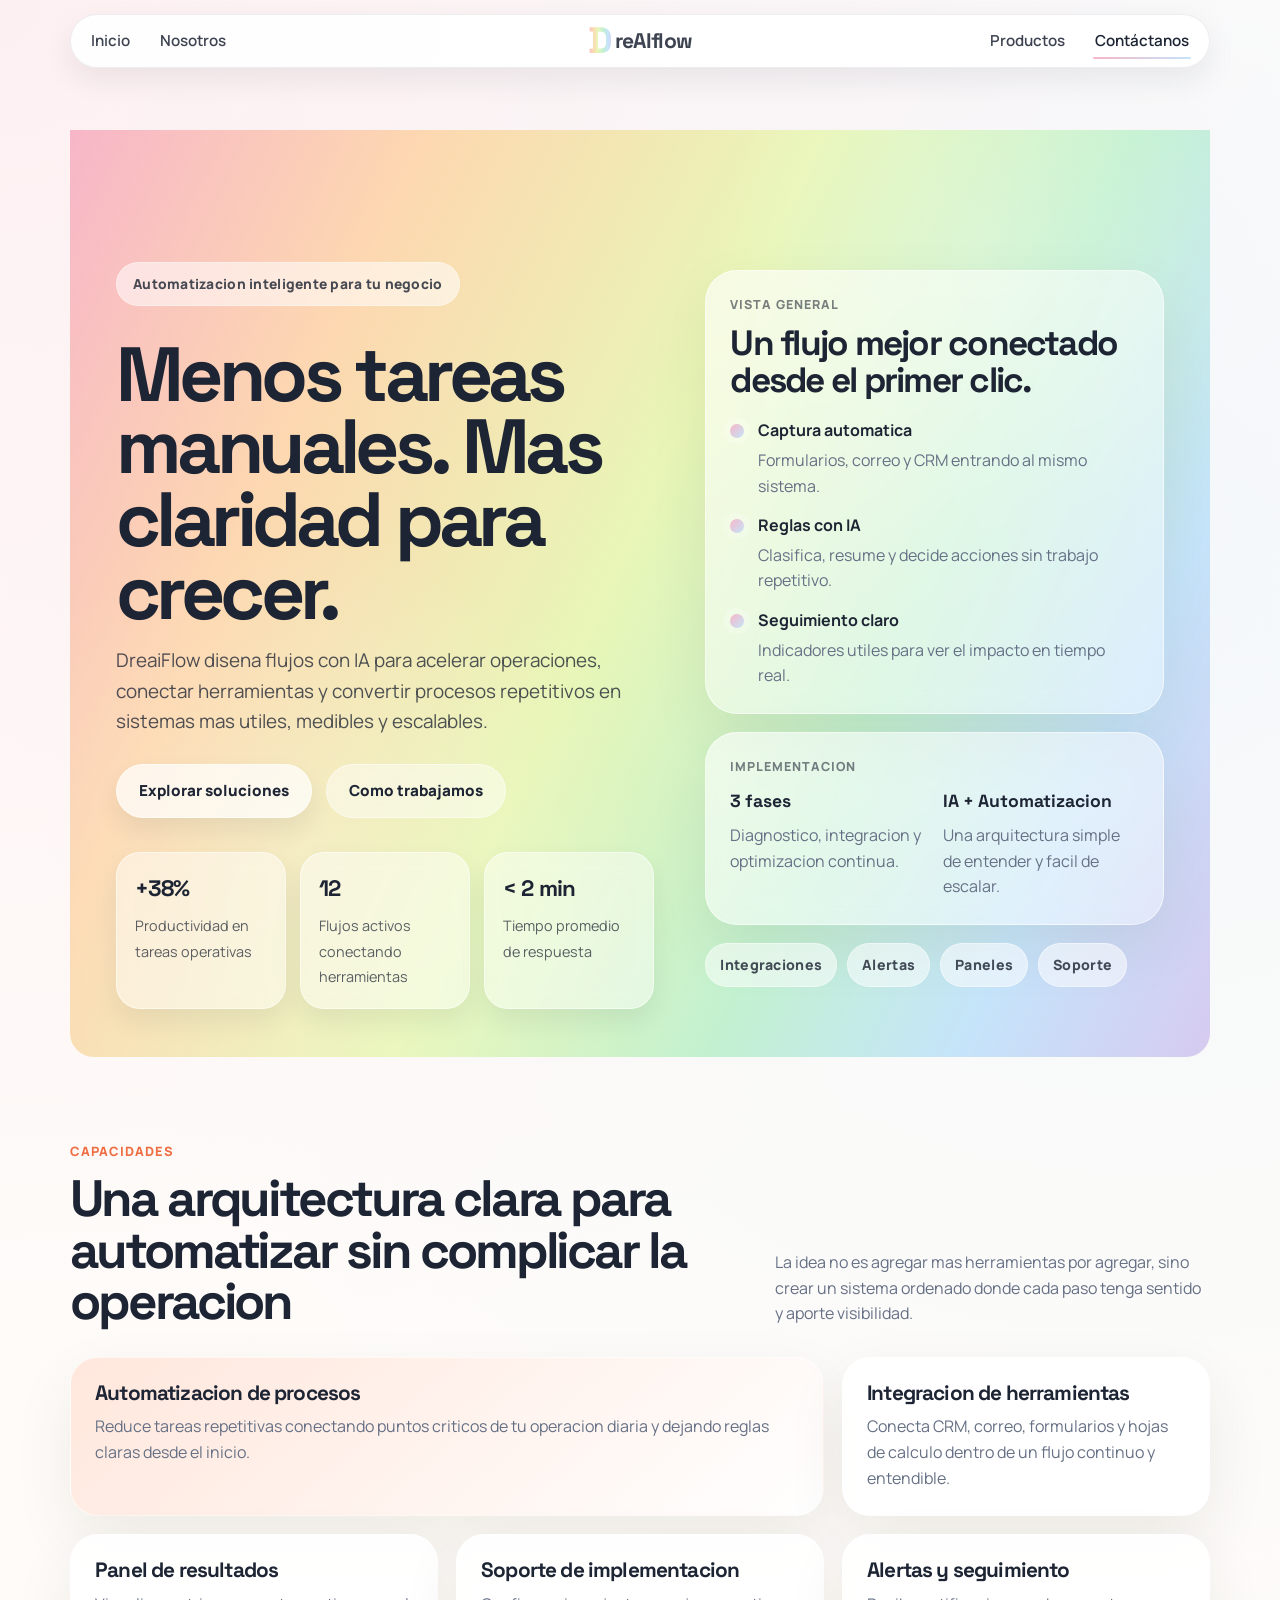
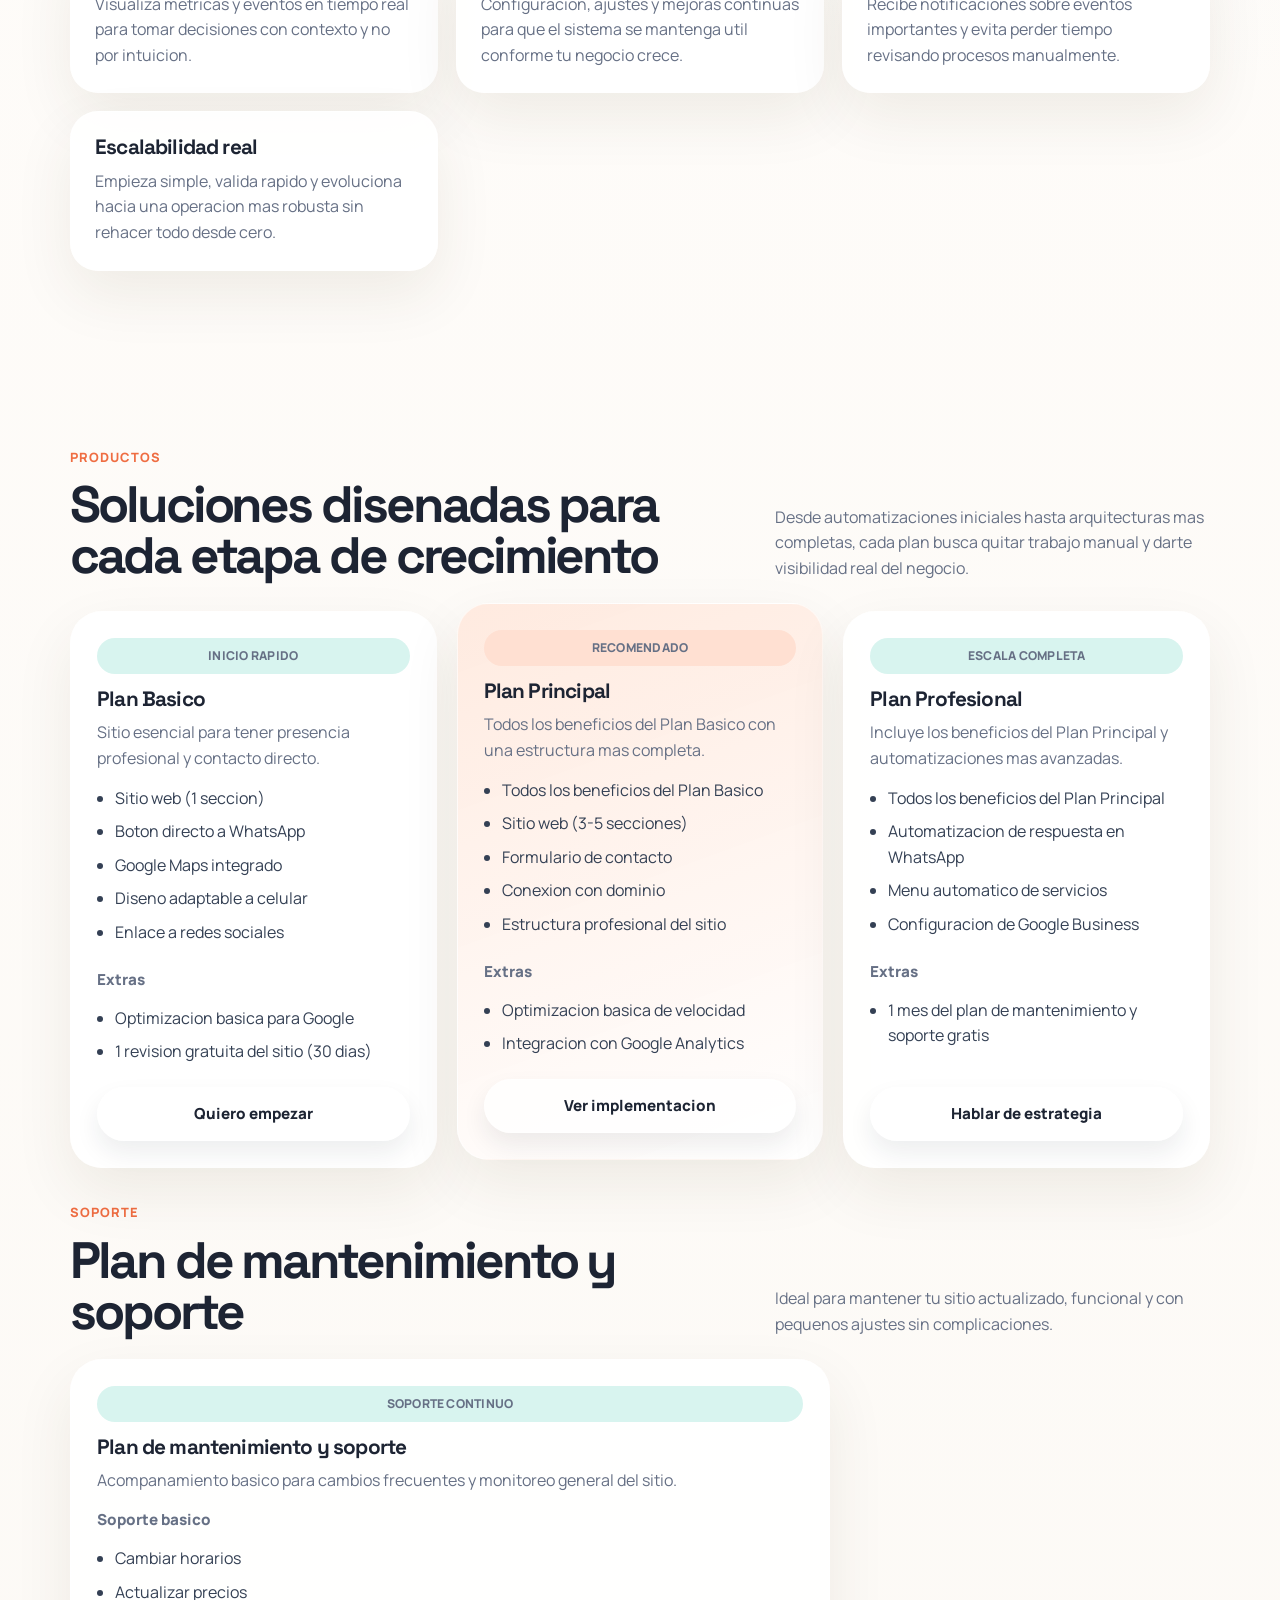
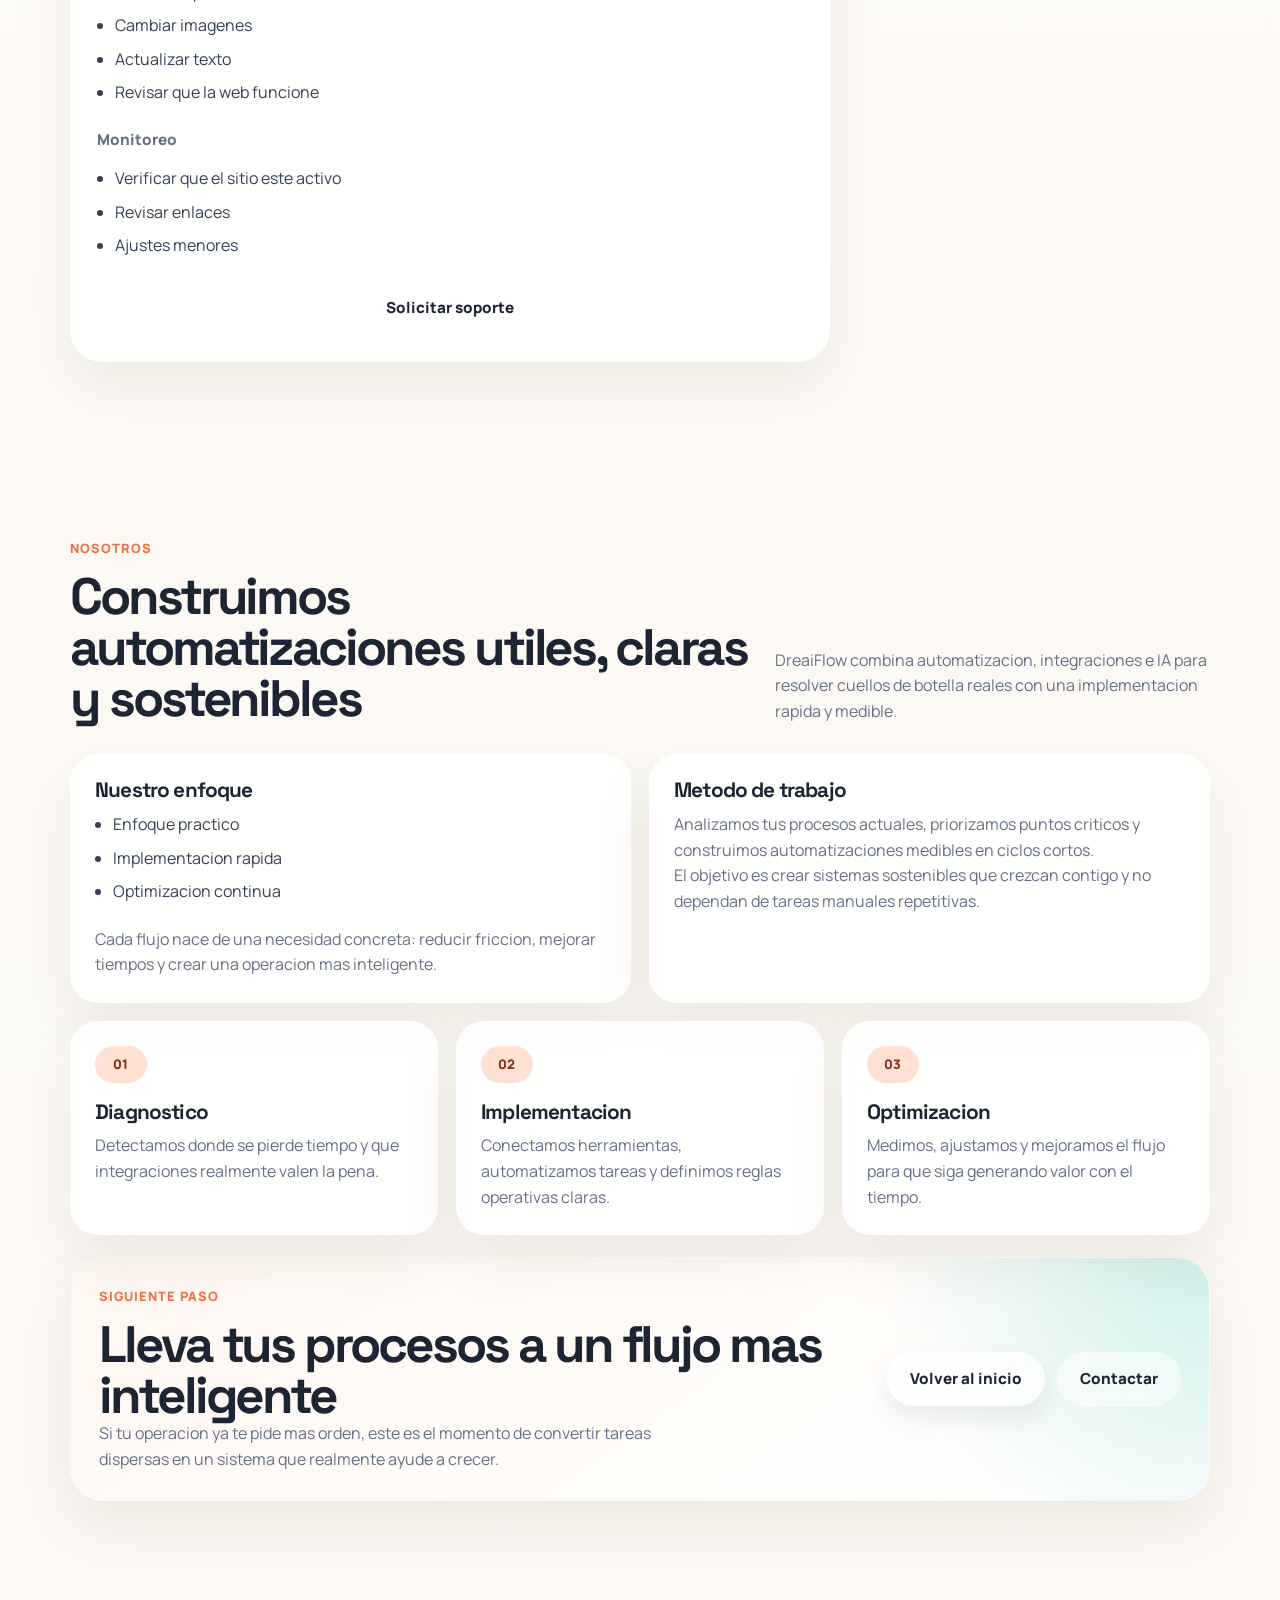
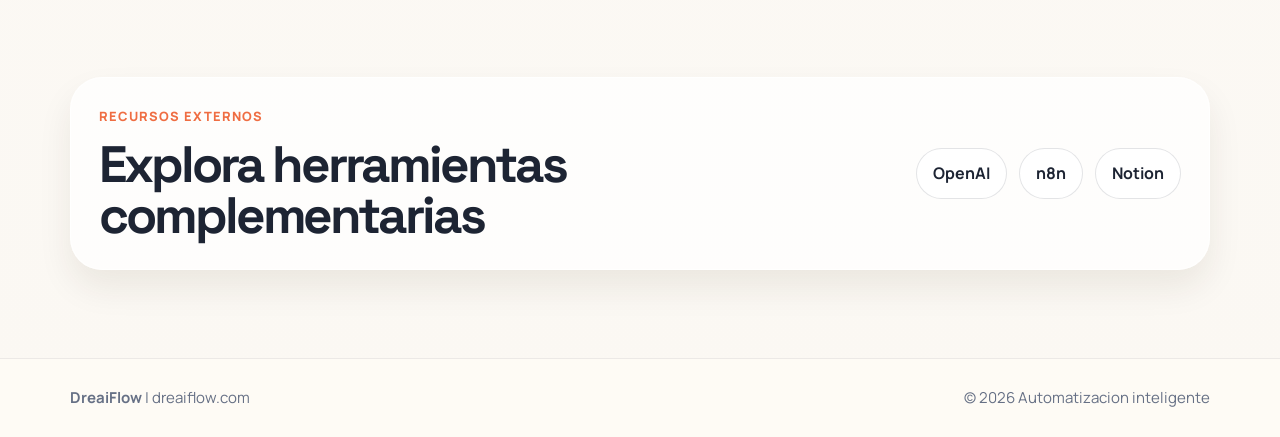
<file: index.html>
<!doctype html>
<html lang="es">
<head>
  <meta charset="utf-8">
  <meta name="viewport" content="width=device-width, initial-scale=1">
  <title>DreaiFlow | Automatizacion inteligente</title>
  <meta name="description" content="DreaiFlow automatiza procesos con inteligencia artificial para empresas y emprendedores.">
  <link rel="preconnect" href="https://fonts.googleapis.com">
  <link rel="preconnect" href="https://fonts.gstatic.com" crossorigin>
  <link href="https://fonts.googleapis.com/css2?family=Manrope:wght@400;500;600;700;800&family=Space+Grotesk:wght@500;700&display=swap" rel="stylesheet">
  <link rel="stylesheet" href="css/styles.css">
  <script src="js/main.js" defer></script>
</head>
<body>
  <header class="site-header">
    <div class="container">
      <div class="nav-shell">
        <button class="menu-toggle" aria-label="Abrir menú" aria-expanded="false" aria-controls="site-nav">
          <span></span><span></span><span></span>
        </button>
        <nav id="site-nav" class="site-nav">
          <div class="nav-group nav-group-left">
            <a class="active" href="#inicio">Inicio</a>
            <a href="#nosotros">Nosotros</a>
          </div>
          <a class="logo nav-logo" href="index.html" aria-label="DreaiFlow inicio">
            <span class="logo-mark">D</span><span class="logo-text">reAIflow</span>
          </a>
          <div class="nav-group nav-group-right">
            <a href="#productos">Productos</a>
            <a href="#contacto">Contáctanos</a>
          </div>
        </nav>
      </div>
    </div>
  </header>

  <main>
    <section id="inicio" class="hero section-anchor">
      <div class="hero-orb hero-orb-left"></div>
      <div class="hero-orb hero-orb-right"></div>
      <div class="container hero-grid">
        <div class="hero-copy-block">
          <p class="hero-badge">Automatizacion inteligente para tu negocio</p>
          <h1 class="hero-title">Menos tareas manuales. Mas claridad para crecer.</h1>
          <p class="hero-copy">
            DreaiFlow disena flujos con IA para acelerar operaciones, conectar herramientas y convertir procesos repetitivos en sistemas mas utiles, medibles y escalables.
          </p>
          <div class="hero-actions">
            <a class="btn btn-primary" href="#productos">Explorar soluciones</a>
            <a class="btn btn-ghost" href="#nosotros">Como trabajamos</a>
          </div>

          <div class="hero-metrics">
            <div class="metric-card">
              <strong>+38%</strong>
              <span>Productividad en tareas operativas</span>
            </div>
            <div class="metric-card">
              <strong>12</strong>
              <span>Flujos activos conectando herramientas</span>
            </div>
            <div class="metric-card">
              <strong>&lt; 2 min</strong>
              <span>Tiempo promedio de respuesta</span>
            </div>
          </div>
        </div>

        <div class="hero-showcase">
          <div class="showcase-card showcase-card-main">
            <p class="showcase-kicker">Vista general</p>
            <h2>Un flujo mejor conectado desde el primer clic.</h2>
            <div class="showcase-list">
              <div class="showcase-item">
                <span class="showcase-dot"></span>
                <div>
                  <strong>Captura automatica</strong>
                  <p>Formularios, correo y CRM entrando al mismo sistema.</p>
                </div>
              </div>
              <div class="showcase-item">
                <span class="showcase-dot"></span>
                <div>
                  <strong>Reglas con IA</strong>
                  <p>Clasifica, resume y decide acciones sin trabajo repetitivo.</p>
                </div>
              </div>
              <div class="showcase-item">
                <span class="showcase-dot"></span>
                <div>
                  <strong>Seguimiento claro</strong>
                  <p>Indicadores utiles para ver el impacto en tiempo real.</p>
                </div>
              </div>
            </div>
          </div>

          <div class="showcase-card showcase-card-accent">
            <p class="showcase-kicker">Implementacion</p>
            <div class="showcase-split">
              <div>
                <strong>3 fases</strong>
                <span>Diagnostico, integracion y optimizacion continua.</span>
              </div>
              <div>
                <strong>IA + Automatizacion</strong>
                <span>Una arquitectura simple de entender y facil de escalar.</span>
              </div>
            </div>
          </div>

          <div class="showcase-note">
            <span class="note-chip">Integraciones</span>
            <span class="note-chip">Alertas</span>
            <span class="note-chip">Paneles</span>
            <span class="note-chip">Soporte</span>
          </div>
        </div>
      </div>
    </section>

    <section class="section section-soft">
      <div class="container">
        <div class="section-header">
          <div>
            <p class="section-tag">Capacidades</p>
            <h2 class="section-title">Una arquitectura clara para automatizar sin complicar la operacion</h2>
          </div>
          <p class="section-copy">
            La idea no es agregar mas herramientas por agregar, sino crear un sistema ordenado donde cada paso tenga sentido y aporte visibilidad.
          </p>
        </div>

        <div class="feature-grid">
          <article class="feature-card feature-card-wide">
            <h3>Automatizacion de procesos</h3>
            <p>Reduce tareas repetitivas conectando puntos criticos de tu operacion diaria y dejando reglas claras desde el inicio.</p>
          </article>
          <article class="feature-card">
            <h3>Integracion de herramientas</h3>
            <p>Conecta CRM, correo, formularios y hojas de calculo dentro de un flujo continuo y entendible.</p>
          </article>
          <article class="feature-card">
            <h3>Panel de resultados</h3>
            <p>Visualiza metricas y eventos en tiempo real para tomar decisiones con contexto y no por intuicion.</p>
          </article>
          <article class="feature-card">
            <h3>Soporte de implementacion</h3>
            <p>Configuracion, ajustes y mejoras continuas para que el sistema se mantenga util conforme tu negocio crece.</p>
          </article>
          <article class="feature-card">
            <h3>Alertas y seguimiento</h3>
            <p>Recibe notificaciones sobre eventos importantes y evita perder tiempo revisando procesos manualmente.</p>
          </article>
          <article class="feature-card">
            <h3>Escalabilidad real</h3>
            <p>Empieza simple, valida rapido y evoluciona hacia una operacion mas robusta sin rehacer todo desde cero.</p>
          </article>
        </div>
      </div>
    </section>

    <section id="productos" class="section section-anchor">
      <div class="container">
        <div class="section-header">
          <div>
            <p class="section-tag">Productos</p>
            <h2 class="section-title">Soluciones disenadas para cada etapa de crecimiento</h2>
          </div>
          <p class="section-copy">
            Desde automatizaciones iniciales hasta arquitecturas mas completas, cada plan busca quitar trabajo manual y darte visibilidad real del negocio.
          </p>
        </div>

        <div class="plan-grid">
          <article class="plan-card">
            <p class="plan-type">Inicio rapido</p>
            <h3>Plan Basico</h3>
            <p>Sitio esencial para tener presencia profesional y contacto directo.</p>
            <ul>
              <li>Sitio web (1 seccion)</li>
              <li>Boton directo a WhatsApp</li>
              <li>Google Maps integrado</li>
              <li>Diseno adaptable a celular</li>
              <li>Enlace a redes sociales</li>
            </ul>
            <p class="plan-extra-title">Extras</p>
            <ul>
              <li>Optimizacion basica para Google</li>
              <li>1 revision gratuita del sitio (30 dias)</li>
            </ul>
            <a class="btn btn-primary" href="#nosotros">Quiero empezar</a>
          </article>

          <article class="plan-card plan-card-highlight">
            <p class="plan-badge">Recomendado</p>
            <h3>Plan Principal</h3>
            <p>Todos los beneficios del Plan Basico con una estructura mas completa.</p>
            <ul>
              <li>Todos los beneficios del Plan Basico</li>
              <li>Sitio web (3-5 secciones)</li>
              <li>Formulario de contacto</li>
              <li>Conexion con dominio</li>
              <li>Estructura profesional del sitio</li>
            </ul>
            <p class="plan-extra-title">Extras</p>
            <ul>
              <li>Optimizacion basica de velocidad</li>
              <li>Integracion con Google Analytics</li>
            </ul>
            <a class="btn btn-primary" href="#nosotros">Ver implementacion</a>
          </article>

          <article class="plan-card">
            <p class="plan-type">Escala completa</p>
            <h3>Plan Profesional</h3>
            <p>Incluye los beneficios del Plan Principal y automatizaciones mas avanzadas.</p>
            <ul>
              <li>Todos los beneficios del Plan Principal</li>
              <li>Automatizacion de respuesta en WhatsApp</li>
              <li>Menu automatico de servicios</li>
              <li>Configuracion de Google Business</li>
            </ul>
            <p class="plan-extra-title">Extras</p>
            <ul>
              <li>1 mes del plan de mantenimiento y soporte gratis</li>
            </ul>
            <a class="btn btn-primary" href="#nosotros">Hablar de estrategia</a>
          </article>
        </div>

        <div class="support-section">
          <div class="section-header support-header">
            <div>
              <p class="section-tag">Soporte</p>
              <h2 class="section-title">Plan de mantenimiento y soporte</h2>
            </div>
            <p class="section-copy">
              Ideal para mantener tu sitio actualizado, funcional y con pequenos ajustes sin complicaciones.
            </p>
          </div>

          <article class="plan-card support-card">
            <p class="plan-type">Soporte continuo</p>
            <h3>Plan de mantenimiento y soporte</h3>
            <p>Acompanamiento basico para cambios frecuentes y monitoreo general del sitio.</p>
            <p class="plan-extra-title">Soporte basico</p>
            <ul>
              <li>Cambiar horarios</li>
              <li>Actualizar precios</li>
              <li>Cambiar imagenes</li>
              <li>Actualizar texto</li>
              <li>Revisar que la web funcione</li>
            </ul>
            <p class="plan-extra-title">Monitoreo</p>
            <ul>
              <li>Verificar que el sitio este activo</li>
              <li>Revisar enlaces</li>
              <li>Ajustes menores</li>
            </ul>
            <a class="btn btn-ghost" href="#nosotros">Solicitar soporte</a>
          </article>
        </div>
      </div>
    </section>

    <section id="nosotros" class="section section-anchor">
      <div class="container">
        <div class="section-header">
          <div>
            <p class="section-tag">Nosotros</p>
            <h2 class="section-title">Construimos automatizaciones utiles, claras y sostenibles</h2>
          </div>
          <p class="section-copy">
            DreaiFlow combina automatizacion, integraciones e IA para resolver cuellos de botella reales con una implementacion rapida y medible.
          </p>
        </div>

        <div class="about-layout">
          <article class="about-card">
            <h3>Nuestro enfoque</h3>
            <ul>
              <li>Enfoque practico</li>
              <li>Implementacion rapida</li>
              <li>Optimizacion continua</li>
            </ul>
            <p>
              Cada flujo nace de una necesidad concreta: reducir friccion, mejorar tiempos y crear una operacion mas inteligente.
            </p>
          </article>

          <article class="about-card">
            <h3>Metodo de trabajo</h3>
            <p>
              Analizamos tus procesos actuales, priorizamos puntos criticos y construimos automatizaciones medibles en ciclos cortos.
            </p>
            <p>
              El objetivo es crear sistemas sostenibles que crezcan contigo y no dependan de tareas manuales repetitivas.
            </p>
          </article>
        </div>

        <div class="process-grid">
          <article class="process-card">
            <span class="process-step">01</span>
            <h3>Diagnostico</h3>
            <p>Detectamos donde se pierde tiempo y que integraciones realmente valen la pena.</p>
          </article>
          <article class="process-card">
            <span class="process-step">02</span>
            <h3>Implementacion</h3>
            <p>Conectamos herramientas, automatizamos tareas y definimos reglas operativas claras.</p>
          </article>
          <article class="process-card">
            <span class="process-step">03</span>
            <h3>Optimizacion</h3>
            <p>Medimos, ajustamos y mejoramos el flujo para que siga generando valor con el tiempo.</p>
          </article>
        </div>

        <div id="contacto" class="cta-panel section-anchor">
          <div>
            <p class="section-tag">Siguiente paso</p>
            <h2 class="section-title">Lleva tus procesos a un flujo mas inteligente</h2>
            <p class="section-copy">
              Si tu operacion ya te pide mas orden, este es el momento de convertir tareas dispersas en un sistema que realmente ayude a crecer.
            </p>
          </div>
          <div class="cta-actions">
            <a class="btn btn-primary" href="#inicio">Volver al inicio</a>
            <a class="btn btn-ghost" href="mailto:contacto@dreaiflow.com">Contactar</a>
          </div>
        </div>
      </div>
    </section>

    <section class="section">
      <div class="container resources">
        <div>
          <p class="section-tag">Recursos externos</p>
          <h2 class="section-title">Explora herramientas complementarias</h2>
        </div>
        <div class="resource-links">
          <a href="https://openai.com" target="_blank" rel="noopener noreferrer">OpenAI</a>
          <a href="https://n8n.io" target="_blank" rel="noopener noreferrer">n8n</a>
          <a href="https://www.notion.so" target="_blank" rel="noopener noreferrer">Notion</a>
        </div>
      </div>
    </section>
  </main>

  <footer class="site-footer">
    <div class="container footer-wrap">
      <p><strong>DreaiFlow</strong> | dreaiflow.com</p>
      <p>&copy; <span id="year"></span> Automatizacion inteligente</p>
    </div>
  </footer>
</body>
</html>
</file>
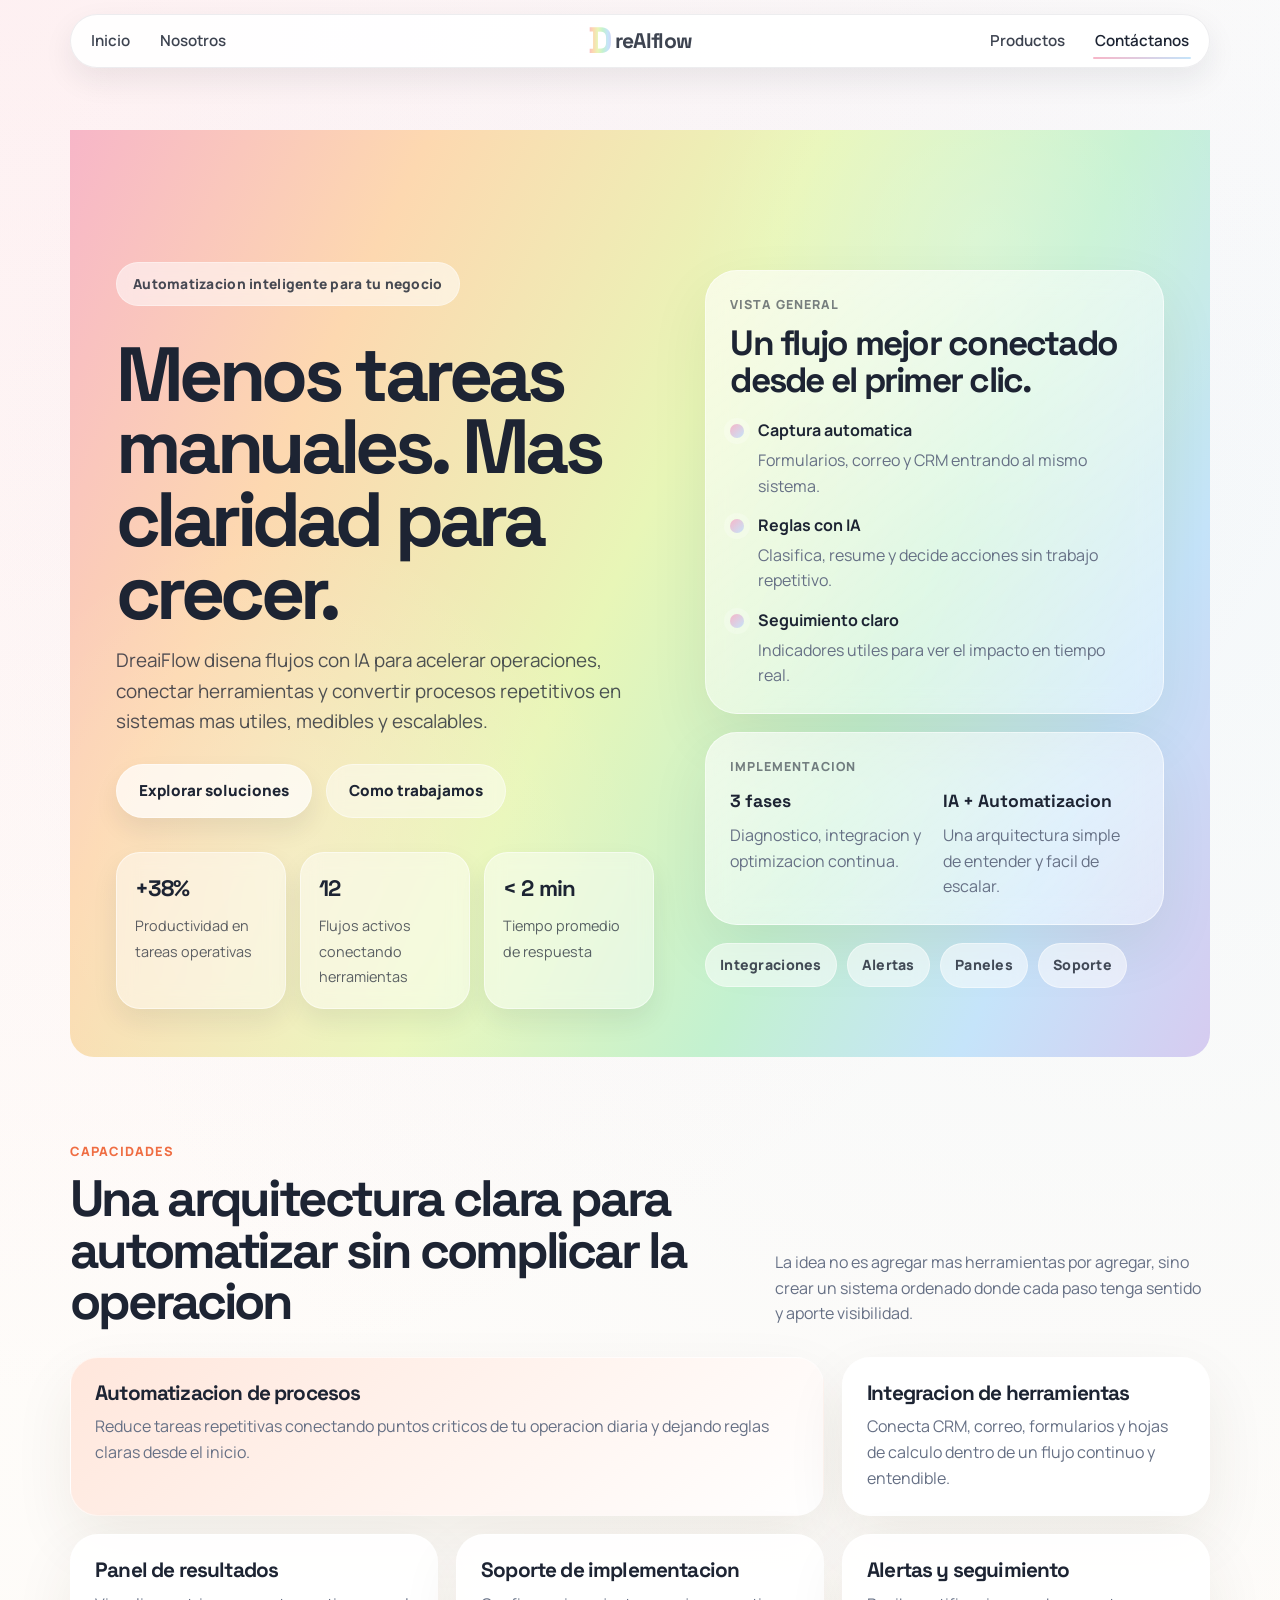
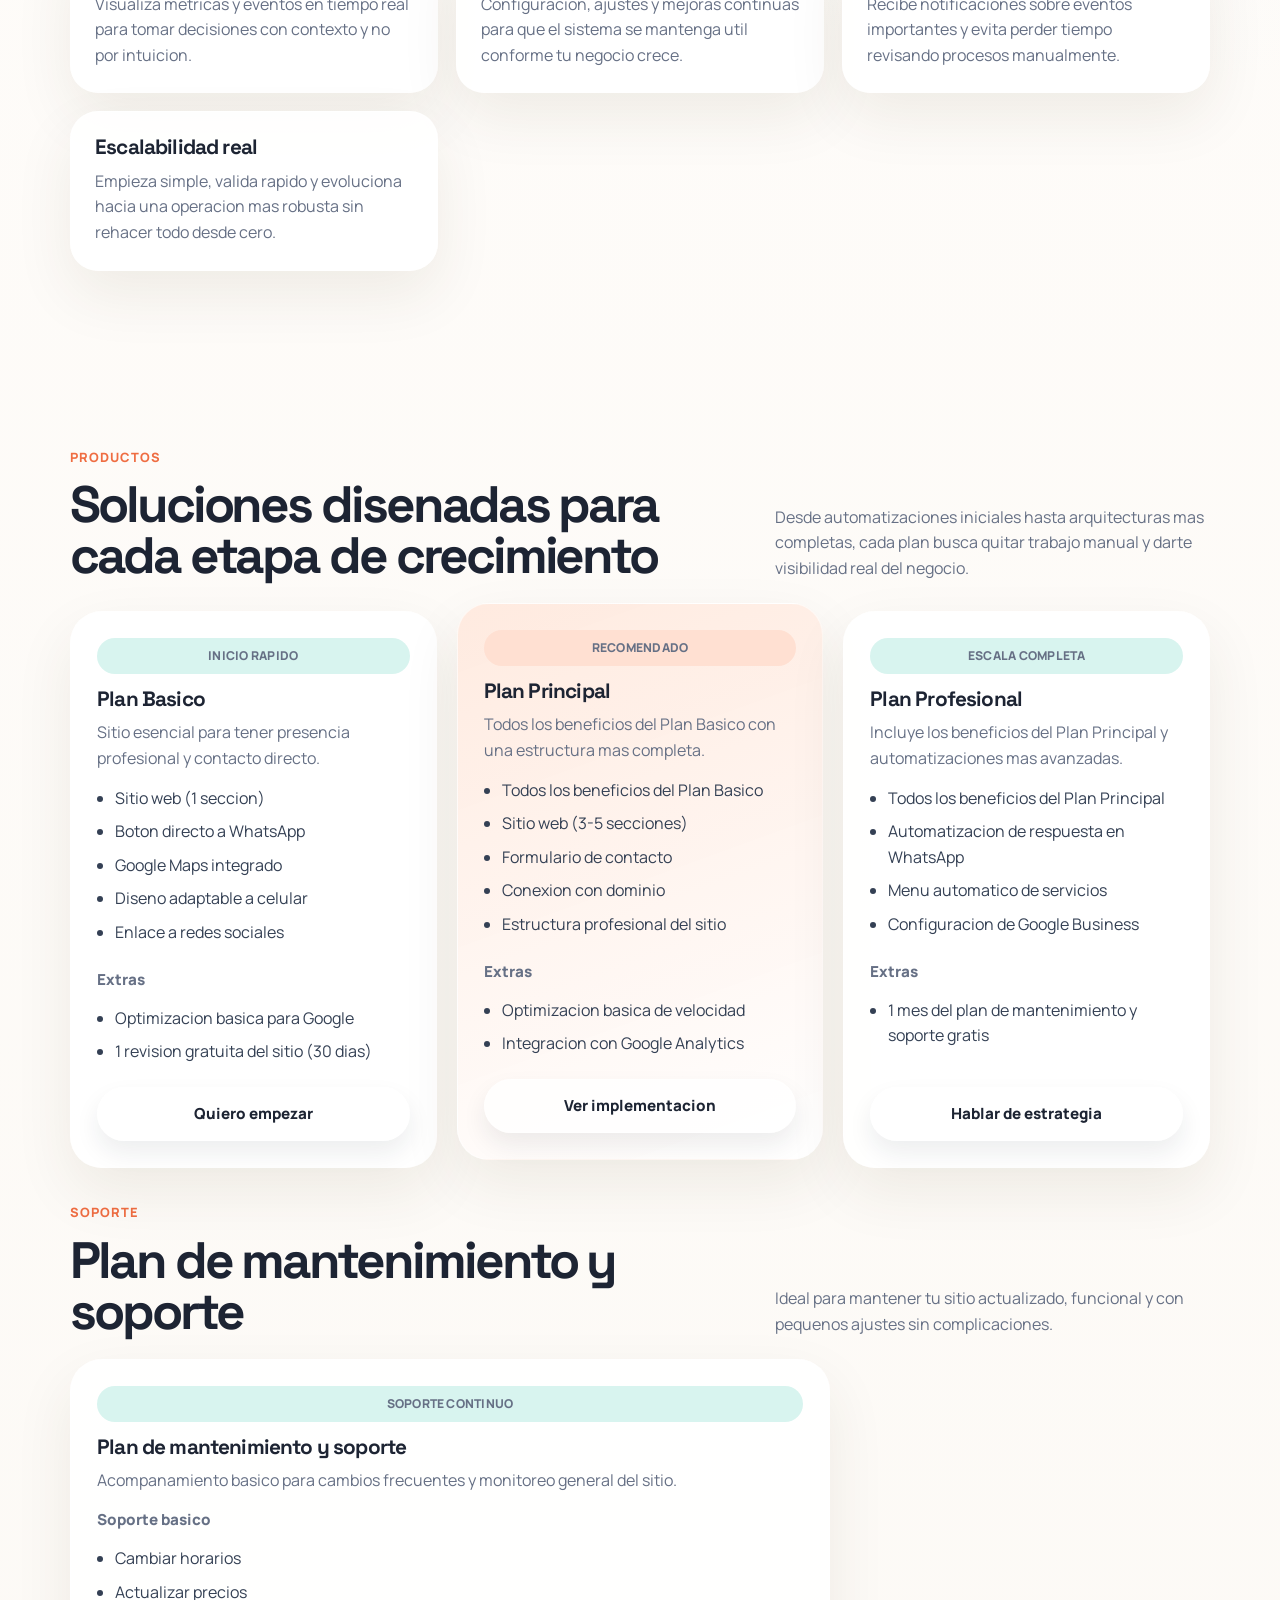
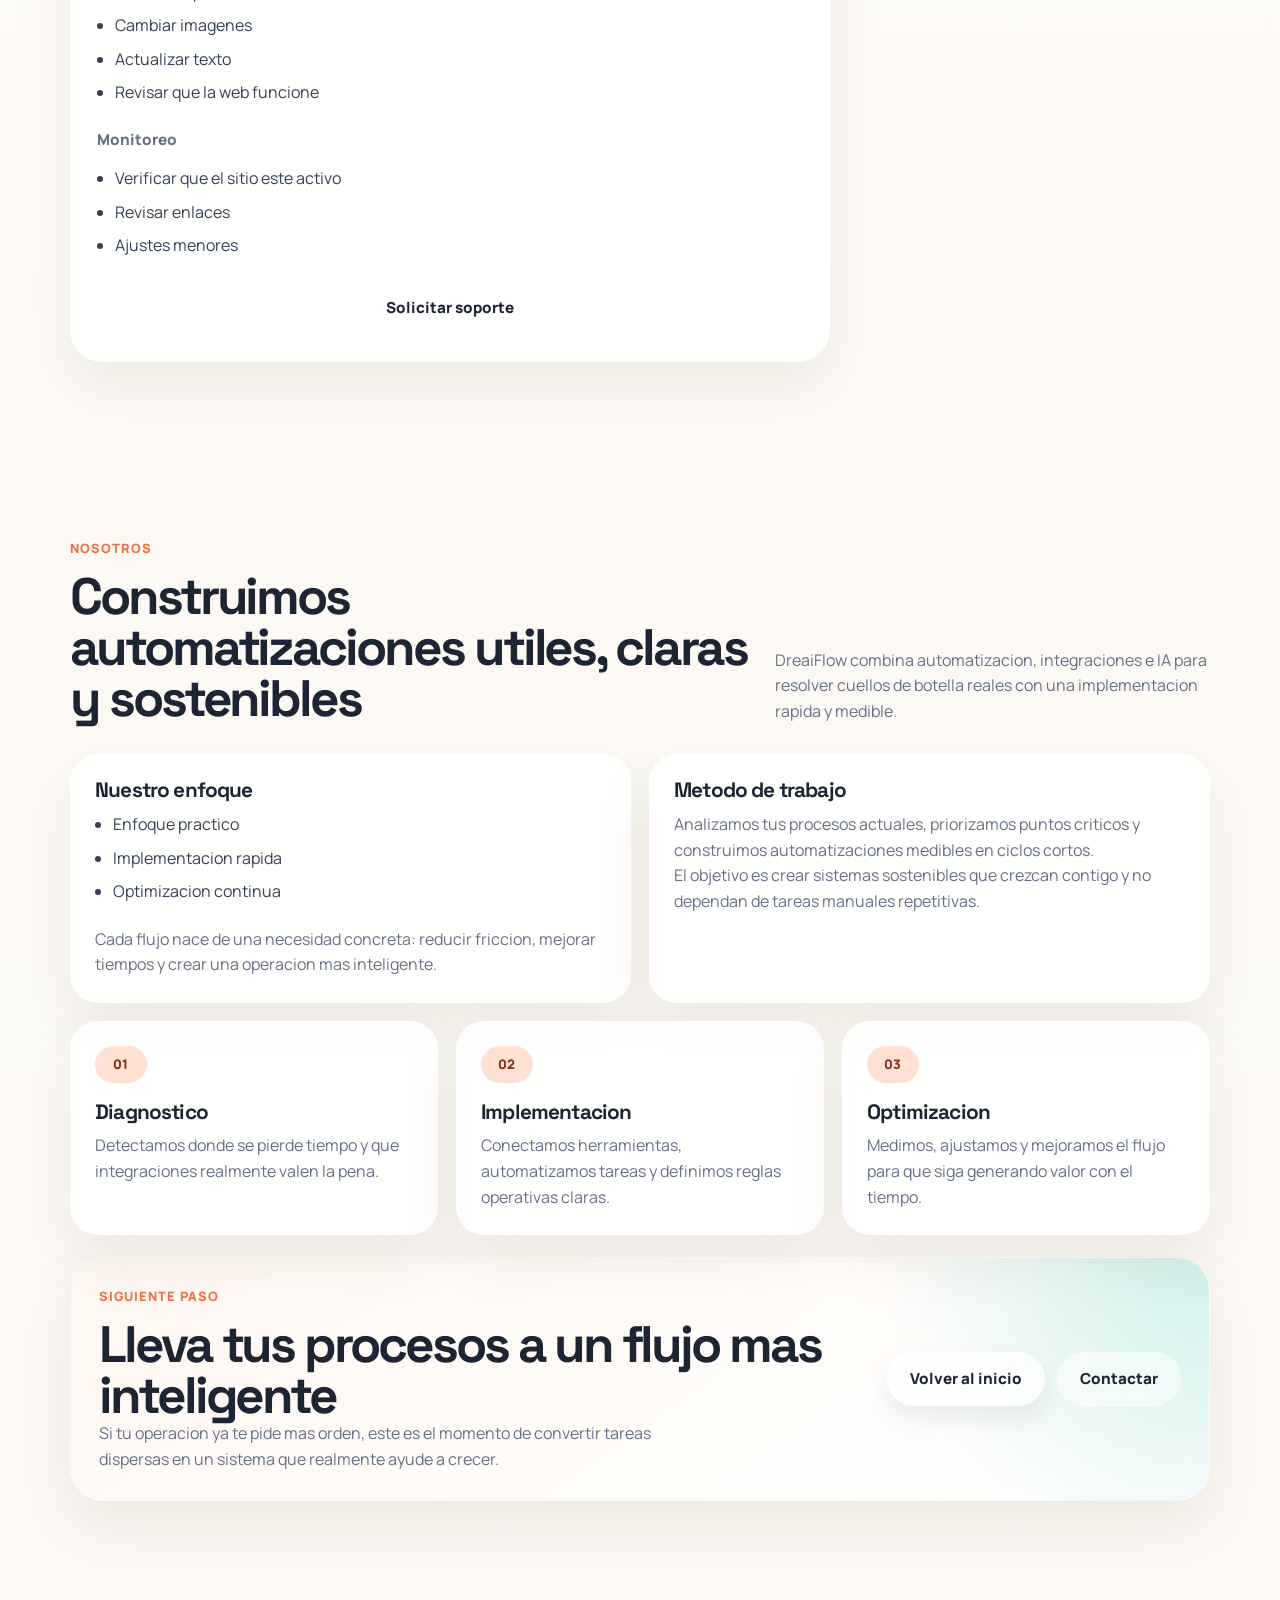
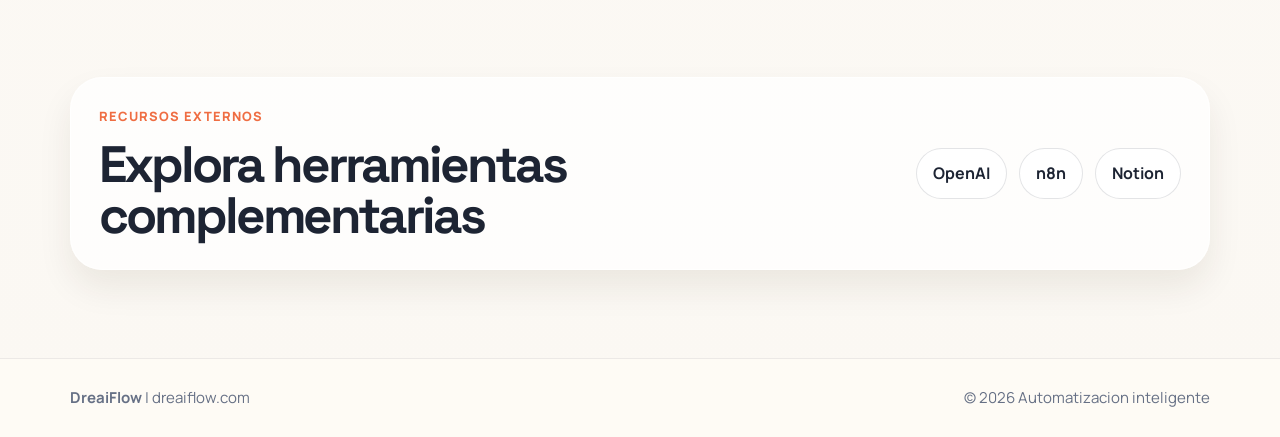
<file: nosotros.html>
<!doctype html>
<html lang="es">
<head>
  <meta charset="utf-8">
  <meta http-equiv="refresh" content="0; url=index.html#nosotros">
  <meta name="viewport" content="width=device-width, initial-scale=1">
  <title>DreaiFlow | Redirigiendo a nosotros</title>
  <link rel="canonical" href="index.html#nosotros">
  <script>
    window.location.replace("index.html#nosotros");
  </script>
</head>
<body>
  <p>Redirigiendo a <a href="index.html#nosotros">nosotros</a>...</p>
</body>
</html>
</file>
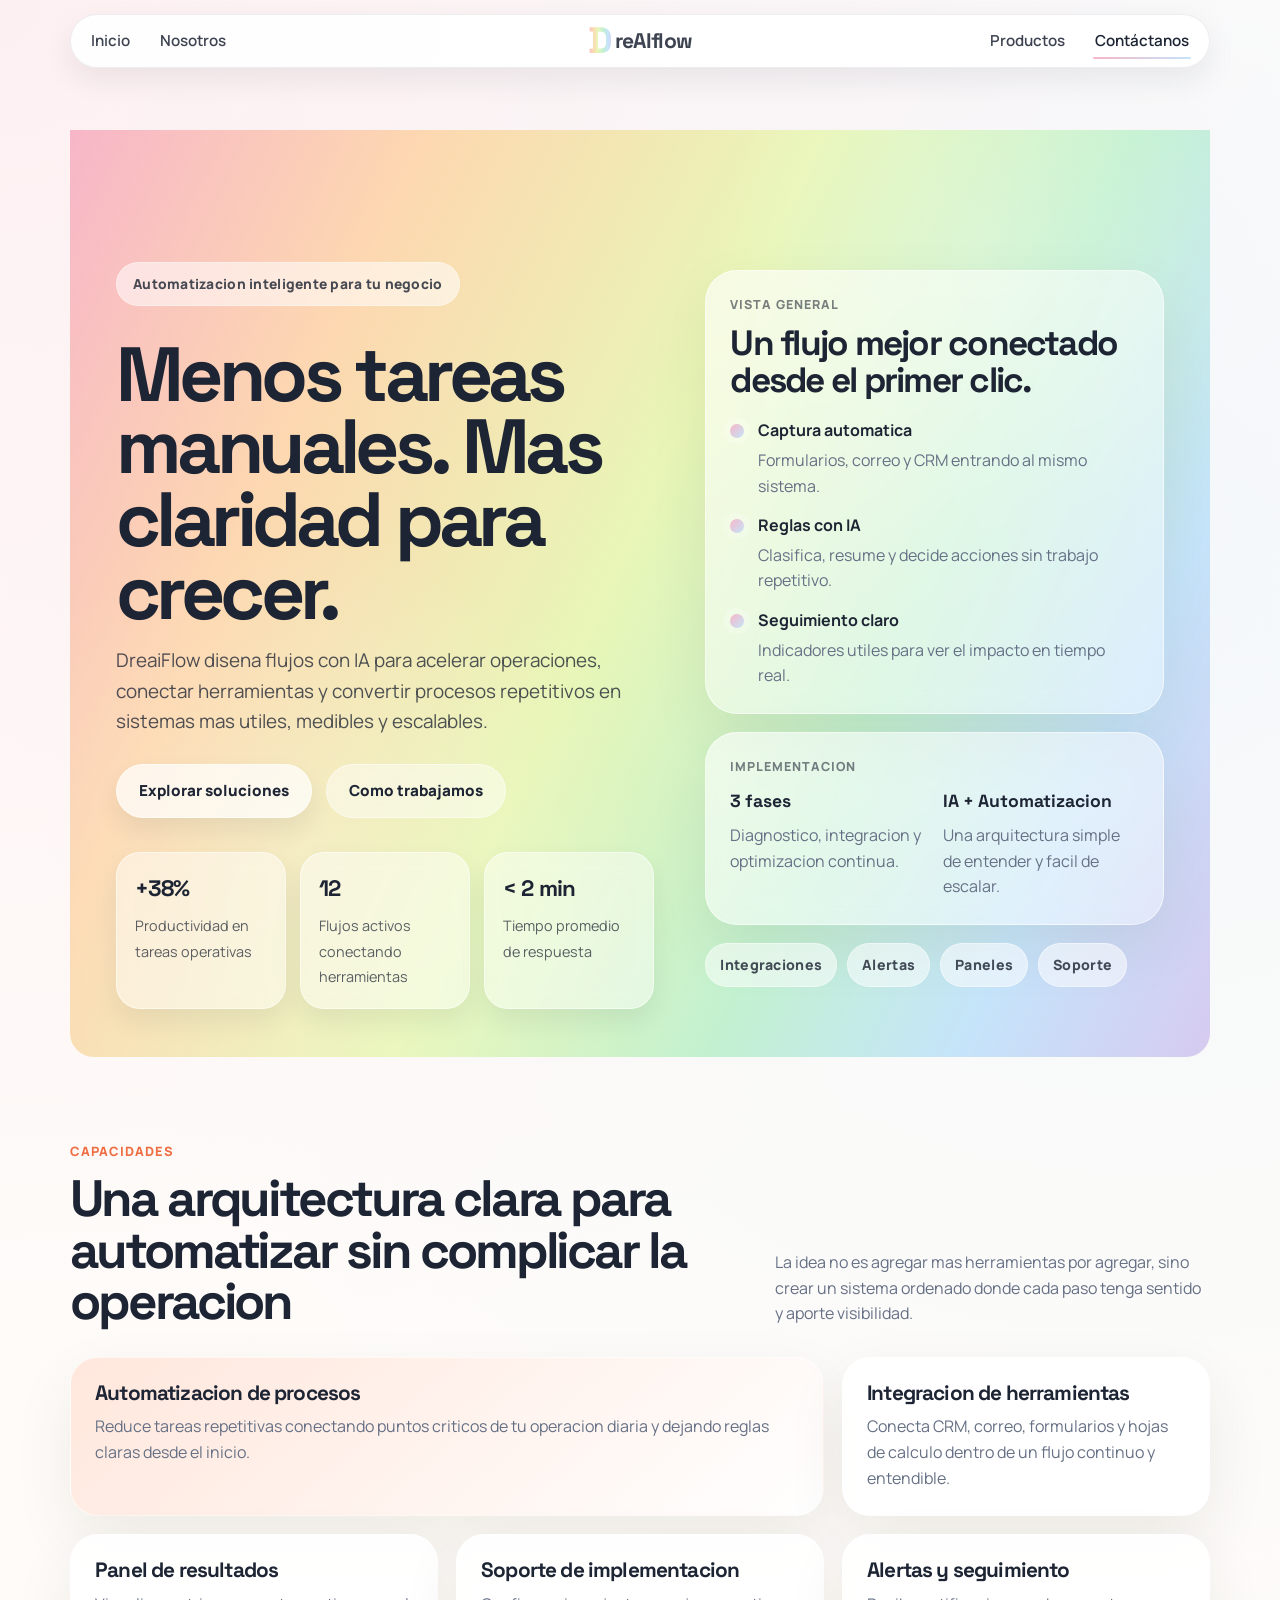
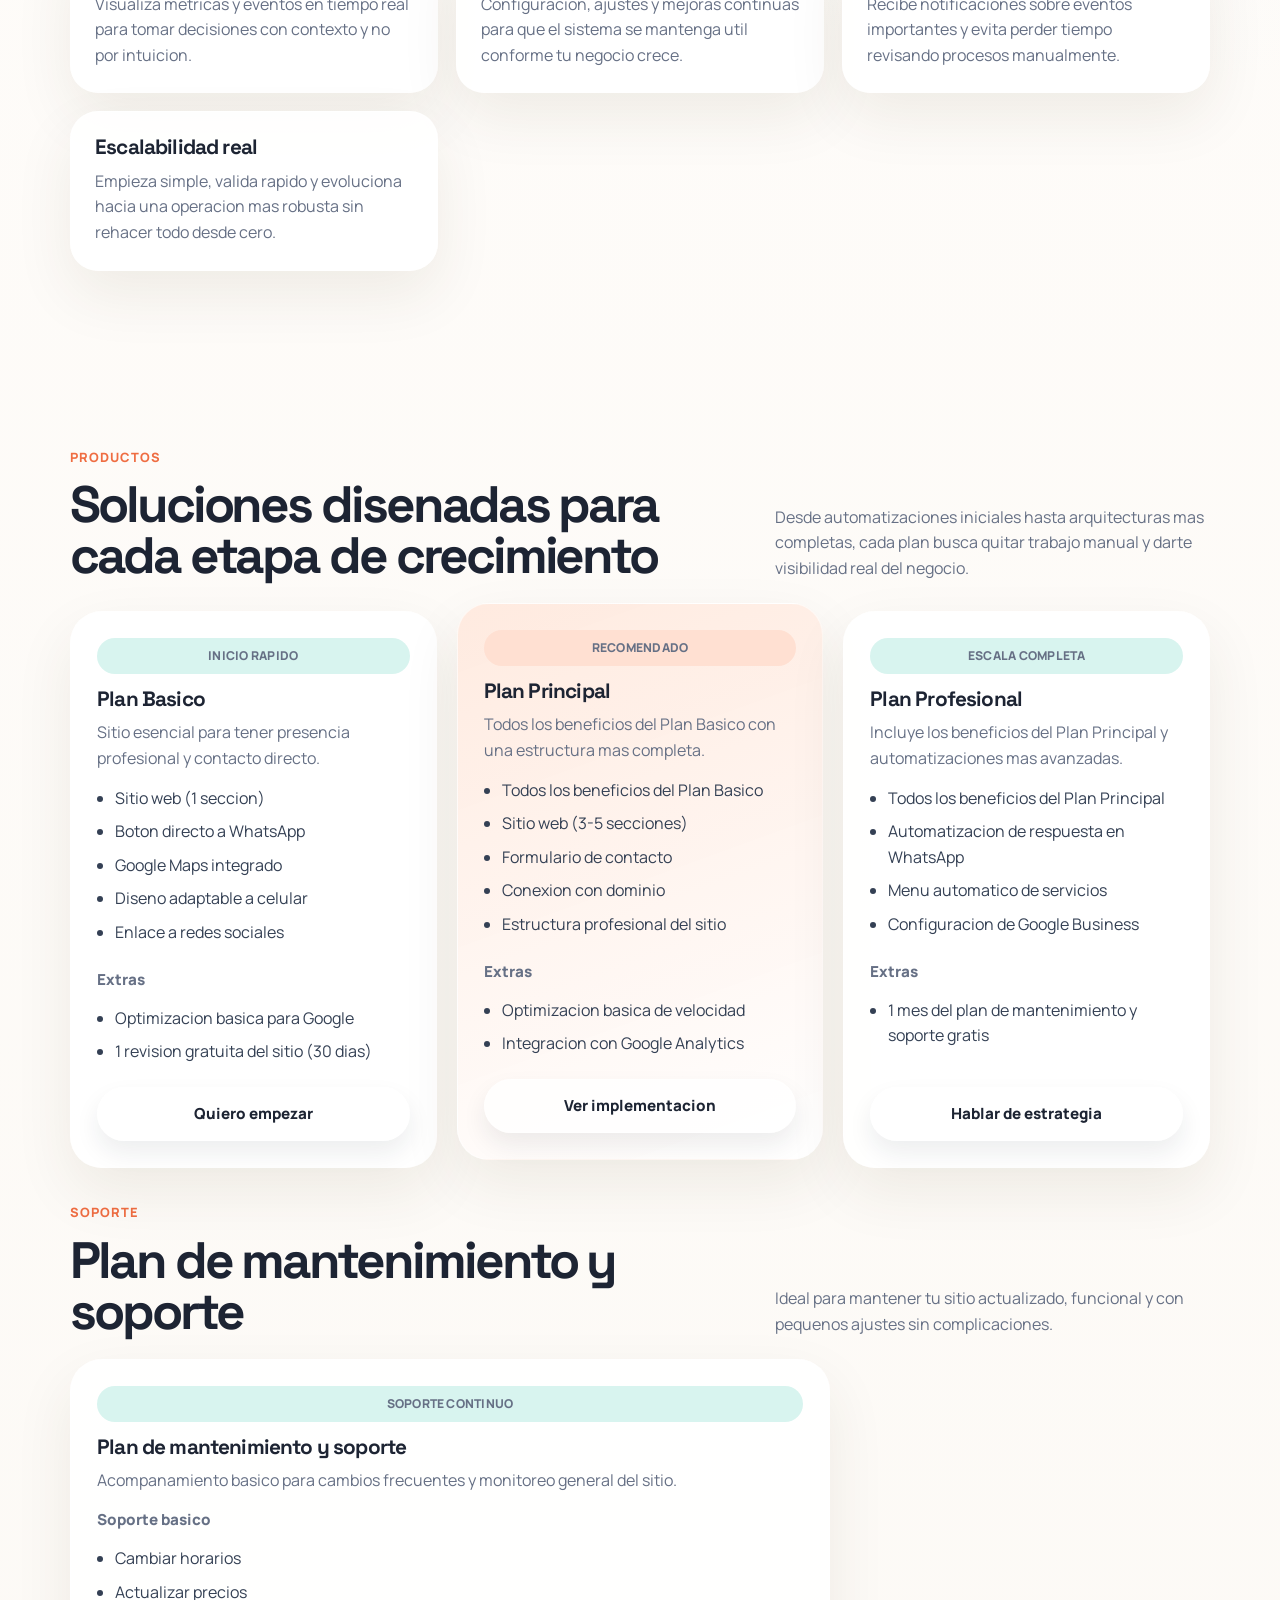
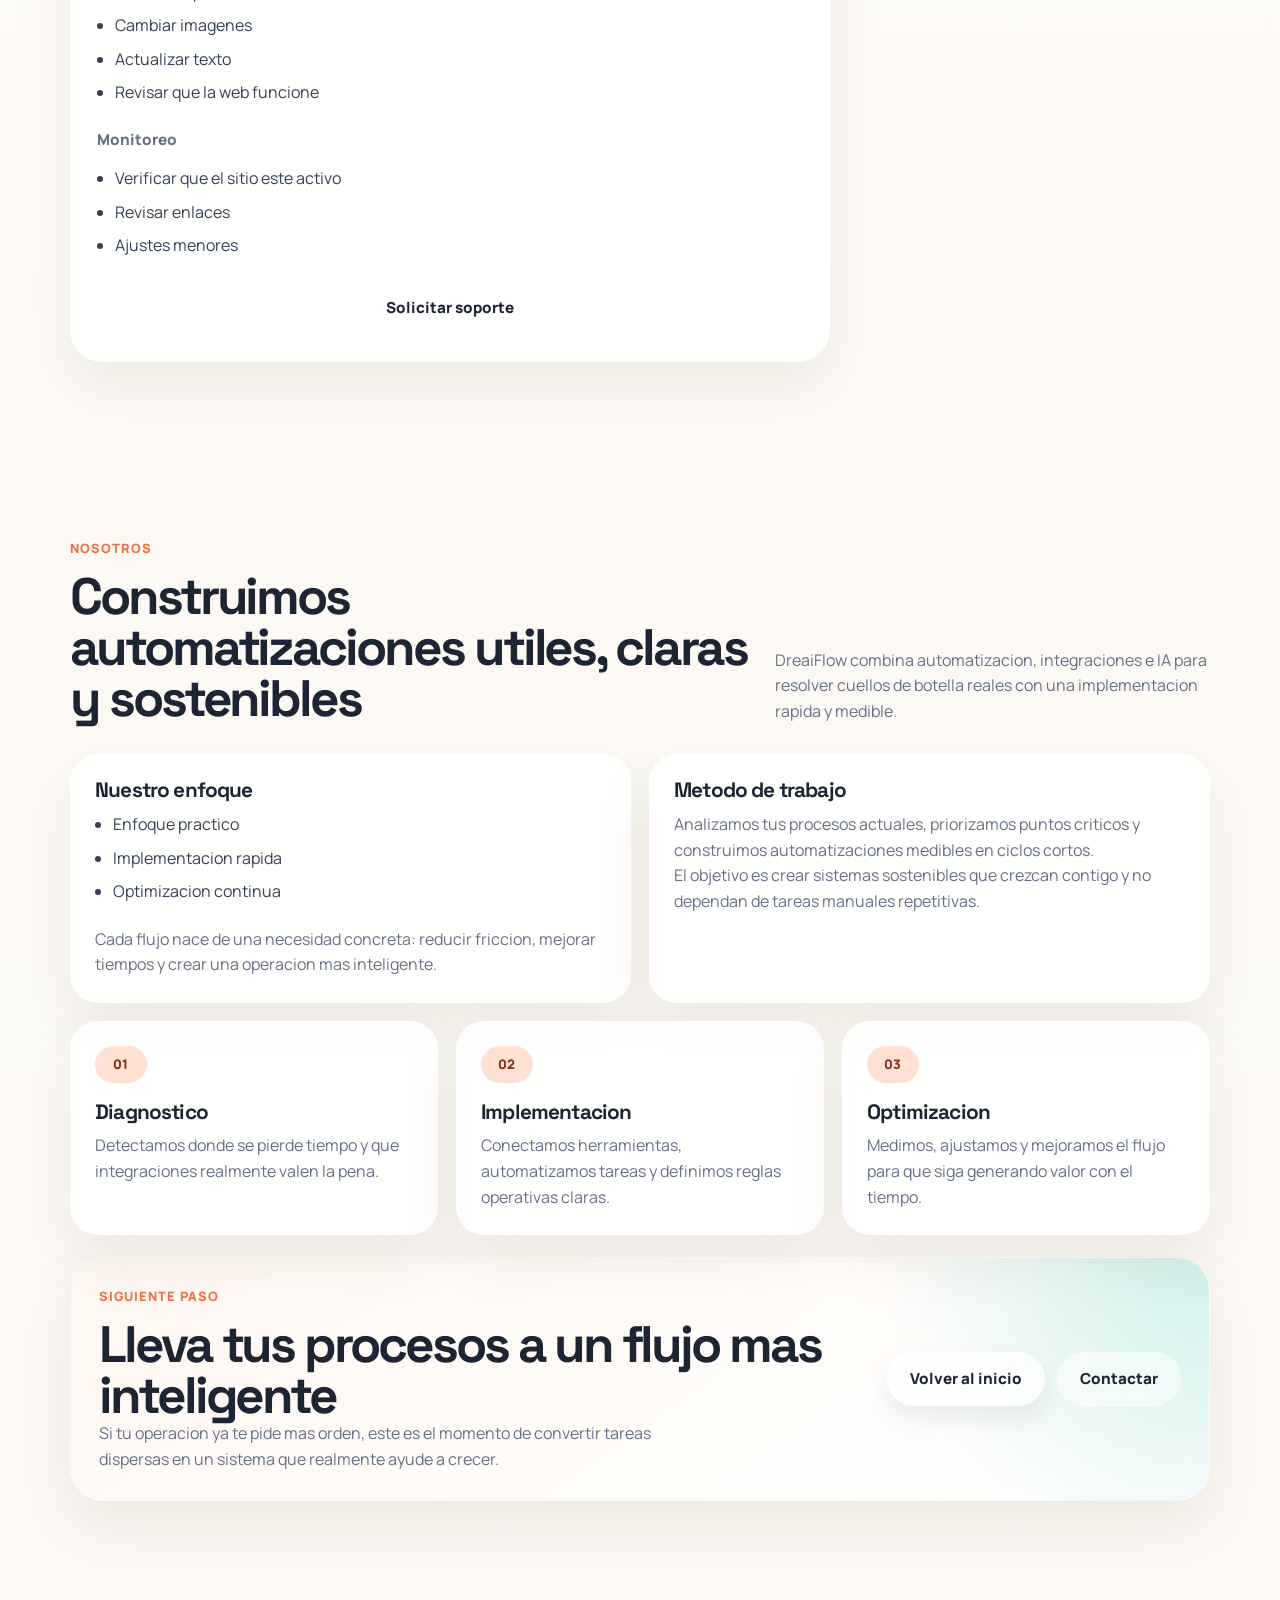
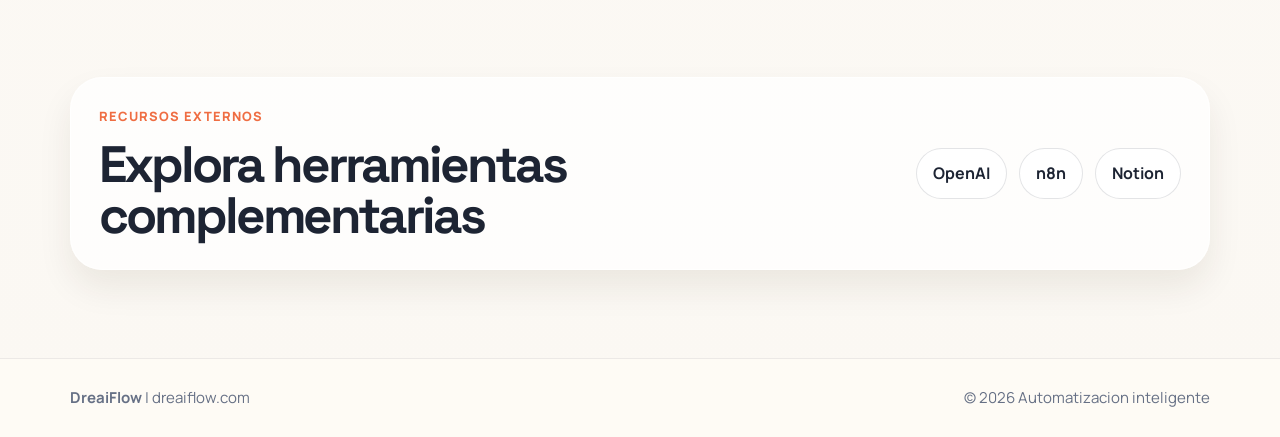
<file: productos.html>
<!doctype html>
<html lang="es">
<head>
  <meta charset="utf-8">
  <meta http-equiv="refresh" content="0; url=index.html#productos">
  <meta name="viewport" content="width=device-width, initial-scale=1">
  <title>DreaiFlow | Redirigiendo a productos</title>
  <link rel="canonical" href="index.html#productos">
  <script>
    window.location.replace("index.html#productos");
  </script>
</head>
<body>
  <p>Redirigiendo a <a href="index.html#productos">productos</a>...</p>
</body>
</html>
</file>
<file: css/styles.css>
:root {
  --bg-main: #fbf8f3;
  --bg-alt: #fffdf8;
  --bg-panel: rgba(255, 255, 255, 0.9);
  --bg-panel-strong: #ffffff;
  --text-main: #1d2433;
  --text-muted: #667085;
  --line-soft: rgba(44, 61, 90, 0.12);
  --line-strong: rgba(44, 61, 90, 0.2);
  --accent: #ef6d42;
  --accent-soft: #ffe0d2;
  --accent-secondary: #0f766e;
  --accent-secondary-soft: #d8f4ef;
  --accent-ink: #7f2f1b;
  --pastel-pink: #f7b6c8;
  --pastel-peach: #fdd8b0;
  --pastel-lime: #e8f6b7;
  --pastel-mint: #c3f1d0;
  --pastel-sky: #c5e4fa;
  --pastel-lavender: #d6cbf0;
  --title-font: "Space Grotesk", sans-serif;
  --body-font: "Manrope", sans-serif;
  --shadow-soft: 0 24px 60px rgba(69, 49, 18, 0.08);
  --shadow-card: 0 18px 34px rgba(56, 41, 18, 0.08);
}

*,
*::before,
*::after {
  box-sizing: border-box;
}

html,
body {
  margin: 0;
  padding: 0;
}

html {
  scroll-behavior: smooth;
}

body {
  min-width: 320px;
  color: var(--text-main);
  background:
    radial-gradient(circle at top left, rgba(247, 182, 200, 0.18), transparent 26%),
    radial-gradient(circle at 90% 10%, rgba(197, 228, 250, 0.18), transparent 24%),
    linear-gradient(180deg, #fffdfb 0%, #fbf8f3 100%);
  font-family: var(--body-font);
  line-height: 1.6;
}

img,
iframe {
  display: block;
  max-width: 100%;
  border: 0;
}

a {
  color: inherit;
  text-decoration: none;
}

.container {
  width: min(1140px, calc(100% - 32px));
  margin: 0 auto;
}

.site-header {
  position: fixed;
  inset: 0 0 auto;
  z-index: 80;
  padding-top: 14px;
  background: transparent;
  pointer-events: none;
}

.nav-shell {
  position: relative;
  pointer-events: auto;
}

.logo {
  display: inline-flex;
  align-items: center;
  gap: 2px;
  flex-shrink: 0;
  font-family: var(--title-font);
}

.logo-mark {
  font-size: 2.3rem;
  font-weight: 700;
  line-height: 0.95;
  background: linear-gradient(
    90deg,
    var(--pastel-pink) 0%,
    var(--pastel-peach) 20%,
    var(--pastel-lime) 40%,
    var(--pastel-mint) 60%,
    var(--pastel-sky) 80%,
    var(--pastel-lavender) 100%
  );
  color: transparent;
  -webkit-background-clip: text;
  background-clip: text;
}

.logo-text {
  font-size: 1.32rem;
  font-weight: 700;
  line-height: 1;
  letter-spacing: -0.03em;
}

.site-nav {
  display: grid;
  grid-template-columns: 1fr auto 1fr;
  align-items: center;
  gap: 18px;
  min-height: 54px;
  padding: 0 18px;
  border: 1px solid rgba(29, 36, 51, 0.08);
  border-radius: 999px;
  background: rgba(255, 255, 255, 0.92);
  box-shadow: 0 12px 30px rgba(29, 36, 51, 0.08);
}

.nav-group {
  display: flex;
  align-items: center;
  gap: clamp(14px, 2vw, 26px);
}

.nav-group-left {
  justify-content: flex-start;
}

.nav-group-right {
  justify-content: flex-end;
}

.nav-logo {
  justify-self: center;
}

.site-nav a {
  position: relative;
  padding: 6px 2px;
  font-size: 0.95rem;
  font-weight: 600;
  color: rgba(29, 36, 51, 0.86);
  transition: color 0.2s ease;
}

.site-nav a::after {
  content: "";
  position: absolute;
  left: 0;
  bottom: 0;
  width: 100%;
  height: 2px;
  transform: scaleX(0);
  transform-origin: left;
  border-radius: 999px;
  background: linear-gradient(90deg, var(--pastel-pink), var(--pastel-sky));
  transition: transform 0.2s ease;
}

.site-nav a:hover,
.site-nav a.active {
  color: var(--text-main);
}

.site-nav a:hover::after,
.site-nav a.active::after {
  transform: scaleX(1);
}

.menu-toggle {
  display: none;
  position: absolute;
  top: 9px;
  right: 12px;
  border: 1px solid var(--line-strong);
  border-radius: 14px;
  background: rgba(255, 255, 255, 0.9);
  padding: 10px 11px;
  cursor: pointer;
}

.menu-toggle span {
  display: block;
  width: 21px;
  height: 2px;
  margin: 4px 0;
  background: var(--text-main);
}

main {
  padding-top: 84px;
}

.section-anchor {
  scroll-margin-top: 108px;
}

.hero {
  position: relative;
  padding: clamp(28px, 5vw, 46px) 0 clamp(34px, 6vw, 72px);
  overflow: hidden;
}

.hero-orb {
  display: none;
}

.hero-grid {
  position: relative;
  display: grid;
  grid-template-columns: minmax(0, 1.08fr) minmax(320px, 0.92fr);
  gap: clamp(28px, 4vw, 56px);
  align-items: center;
  min-height: calc(100svh - 118px);
  padding: clamp(82px, 10vw, 118px) clamp(22px, 4vw, 46px) clamp(36px, 5vw, 48px);
  border-radius: 0 0 24px 24px;
  background:
    linear-gradient(
      115deg,
      var(--pastel-pink) 0%,
      var(--pastel-peach) 23%,
      var(--pastel-lime) 48%,
      var(--pastel-mint) 68%,
      var(--pastel-sky) 84%,
      var(--pastel-lavender) 100%
    );
  overflow: hidden;
}

.hero-grid::before {
  content: "";
  position: absolute;
  inset: 0;
  background:
    radial-gradient(circle at 20% 80%, rgba(255, 255, 255, 0.22), transparent 30%),
    radial-gradient(circle at 80% 12%, rgba(255, 255, 255, 0.24), transparent 24%);
  pointer-events: none;
}

.hero-copy-block {
  position: relative;
  z-index: 1;
}

.hero-badge,
.plan-badge,
.plan-type,
.note-chip,
.process-step {
  display: inline-flex;
  align-items: center;
  justify-content: center;
  border-radius: 999px;
  font-weight: 800;
  letter-spacing: 0.02em;
}

.hero-badge {
  padding: 10px 16px;
  background: rgba(255, 255, 255, 0.55);
  border: 1px solid rgba(255, 255, 255, 0.35);
  color: rgba(29, 36, 51, 0.82);
  font-size: 0.86rem;
  backdrop-filter: blur(10px);
}

.hero-title {
  margin: 18px 0 16px;
  max-width: 680px;
  font-family: var(--title-font);
  font-size: clamp(3rem, 6vw, 5.5rem);
  line-height: 0.95;
  letter-spacing: -0.06em;
}

.hero-copy {
  margin: 0;
  max-width: 640px;
  font-size: clamp(1.04rem, 1.9vw, 1.18rem);
  color: rgba(29, 36, 51, 0.78);
}

.hero-actions {
  display: flex;
  flex-wrap: wrap;
  gap: 14px;
  margin-top: 28px;
}

.hero-metrics {
  display: grid;
  grid-template-columns: repeat(3, minmax(0, 1fr));
  gap: 14px;
  margin-top: 34px;
}

.metric-card {
  padding: 18px;
  border: 1px solid rgba(255, 255, 255, 0.5);
  border-radius: 24px;
  background: rgba(255, 255, 255, 0.46);
  box-shadow: 0 12px 26px rgba(29, 36, 51, 0.08);
  backdrop-filter: blur(10px);
}

.metric-card strong {
  display: block;
  margin-bottom: 6px;
  font-family: var(--title-font);
  font-size: 1.4rem;
  letter-spacing: -0.04em;
}

.metric-card span {
  color: rgba(29, 36, 51, 0.72);
  font-size: 0.9rem;
}

.hero-showcase {
  position: relative;
  display: grid;
  gap: 18px;
}

.showcase-card,
.feature-card,
.plan-card,
.about-card,
.process-card,
.cta-panel {
  border: 1px solid rgba(255, 255, 255, 0.56);
  background: var(--bg-panel);
  box-shadow: var(--shadow-soft);
}

.showcase-card {
  border-radius: 32px;
  padding: 24px;
}

.showcase-card-main {
  background:
    linear-gradient(145deg, rgba(255, 255, 255, 0.62), rgba(255, 255, 255, 0.38));
  backdrop-filter: blur(12px);
}

.showcase-card-accent {
  background:
    linear-gradient(145deg, rgba(255, 255, 255, 0.62), rgba(255, 255, 255, 0.4));
  backdrop-filter: blur(12px);
}

.showcase-kicker {
  margin: 0 0 10px;
  font-size: 0.78rem;
  font-weight: 800;
  letter-spacing: 0.08em;
  text-transform: uppercase;
  color: rgba(29, 36, 51, 0.58);
}

.showcase-card h2 {
  margin: 0 0 20px;
  font-family: var(--title-font);
  font-size: clamp(1.6rem, 2.8vw, 2.2rem);
  line-height: 1.05;
  letter-spacing: -0.05em;
}

.showcase-list {
  display: grid;
  gap: 14px;
}

.showcase-item {
  display: grid;
  grid-template-columns: 14px 1fr;
  gap: 14px;
  align-items: start;
}

.showcase-dot {
  width: 14px;
  height: 14px;
  margin-top: 6px;
  border-radius: 999px;
  background: linear-gradient(135deg, var(--pastel-pink), var(--pastel-sky));
  box-shadow: 0 0 0 6px rgba(255, 255, 255, 0.22);
}

.showcase-item strong {
  display: block;
  font-size: 1rem;
}

.showcase-item p,
.showcase-split span {
  margin: 4px 0 0;
  color: var(--text-muted);
}

.showcase-split {
  display: grid;
  grid-template-columns: repeat(2, minmax(0, 1fr));
  gap: 16px;
}

.showcase-split strong {
  display: block;
  margin-bottom: 8px;
  font-family: var(--title-font);
  font-size: 1.1rem;
}

.showcase-note {
  display: flex;
  flex-wrap: wrap;
  gap: 10px;
}

.note-chip {
  padding: 10px 14px;
  background: rgba(255, 255, 255, 0.54);
  border: 1px solid rgba(255, 255, 255, 0.42);
  color: rgba(29, 36, 51, 0.82);
  font-size: 0.88rem;
  backdrop-filter: blur(8px);
}

.btn {
  display: inline-flex;
  align-items: center;
  justify-content: center;
  min-height: 52px;
  border-radius: 999px;
  border: 1px solid transparent;
  padding: 14px 22px;
  font-size: 0.95rem;
  font-weight: 800;
  transition: transform 0.18s ease, box-shadow 0.18s ease, border-color 0.18s ease, background 0.18s ease;
}

.btn:hover {
  transform: translateY(-1px);
}

.btn-primary {
  color: var(--text-main);
  background: rgba(255, 255, 255, 0.72);
  border-color: rgba(255, 255, 255, 0.46);
  box-shadow: 0 12px 24px rgba(29, 36, 51, 0.08);
}

.btn-ghost {
  border-color: rgba(255, 255, 255, 0.46);
  color: var(--text-main);
  background: rgba(255, 255, 255, 0.46);
  backdrop-filter: blur(8px);
}

.section {
  padding: clamp(34px, 7vw, 88px) 0;
}

.section-soft {
  padding-top: 12px;
}

.section-tag {
  margin: 0 0 12px;
  color: var(--accent);
  font-size: 0.8rem;
  font-weight: 800;
  text-transform: uppercase;
  letter-spacing: 0.08em;
}

.section-title {
  margin: 0;
  max-width: 800px;
  font-family: var(--title-font);
  font-size: clamp(2rem, 4vw, 3.5rem);
  line-height: 1;
  letter-spacing: -0.06em;
}

.section-header {
  display: grid;
  grid-template-columns: minmax(0, 1.4fr) minmax(0, 0.9fr);
  gap: 18px 28px;
  align-items: end;
  margin-bottom: 30px;
}

.section-copy {
  margin: 0;
  max-width: 560px;
  color: var(--text-muted);
  font-size: 1rem;
}

.feature-grid {
  display: grid;
  grid-template-columns: repeat(3, minmax(0, 1fr));
  gap: 18px;
}

.feature-card {
  padding: 24px;
  border-radius: 28px;
}

.feature-card-wide {
  grid-column: span 2;
  background:
    linear-gradient(140deg, rgba(255, 228, 216, 0.9), rgba(255, 255, 255, 0.9));
}

.feature-card h3,
.plan-card h3,
.about-card h3,
.process-card h3 {
  margin: 0 0 10px;
  font-family: var(--title-font);
  font-size: 1.3rem;
  line-height: 1.08;
  letter-spacing: -0.04em;
}

.feature-card p,
.plan-card p,
.about-card p,
.process-card p {
  margin: 0;
  color: var(--text-muted);
}

.plan-grid {
  display: grid;
  grid-template-columns: repeat(3, minmax(0, 1fr));
  gap: 20px;
}

.plan-card {
  position: relative;
  display: flex;
  flex-direction: column;
  min-height: 100%;
  padding: 26px;
  border-radius: 32px;
}

.plan-card-highlight {
  background:
    linear-gradient(160deg, rgba(255, 234, 223, 0.98), rgba(255, 255, 255, 0.96));
  transform: translateY(-8px);
}

.plan-badge {
  margin-bottom: 14px;
  padding: 8px 12px;
  background: var(--accent-soft);
  color: var(--accent-ink);
  font-size: 0.76rem;
  text-transform: uppercase;
}

.plan-type {
  margin-bottom: 14px;
  padding: 8px 12px;
  background: var(--accent-secondary-soft);
  color: #0d5f58;
  font-size: 0.76rem;
  text-transform: uppercase;
}

.plan-card p {
  margin-bottom: 14px;
}

.plan-extra-title {
  margin: 2px 0 10px;
  font-size: 0.95rem;
  font-weight: 800;
  color: var(--text-main);
}

.plan-card ul,
.about-card ul {
  margin: 0 0 22px;
  padding-left: 18px;
  color: #344054;
}

.plan-card li + li,
.about-card li + li {
  margin-top: 8px;
}

.plan-card .btn {
  margin-top: auto;
}

.support-section {
  margin-top: 34px;
}

.support-header {
  margin-bottom: 22px;
}

.support-card {
  max-width: 760px;
}

.about-layout,
.process-grid {
  display: grid;
  gap: 18px;
}

.about-layout {
  grid-template-columns: repeat(2, minmax(0, 1fr));
}

.about-card,
.process-card {
  padding: 24px;
  border-radius: 28px;
}

.process-grid {
  grid-template-columns: repeat(3, minmax(0, 1fr));
  margin-top: 18px;
}

.process-step {
  min-width: 52px;
  padding: 8px 12px;
  margin-bottom: 18px;
  background: var(--accent-soft);
  color: var(--accent-ink);
  font-size: 0.82rem;
}

.cta-panel {
  margin-top: 22px;
  padding: 28px;
  border-radius: 34px;
  background:
    radial-gradient(circle at top right, rgba(192, 235, 227, 0.74), transparent 28%),
    linear-gradient(145deg, rgba(255, 247, 241, 0.96), rgba(255, 255, 255, 0.92));
  display: grid;
  grid-template-columns: minmax(0, 1.4fr) auto;
  gap: 22px;
  align-items: center;
}

.cta-actions {
  display: flex;
  flex-wrap: wrap;
  justify-content: flex-end;
  gap: 12px;
}

.resources {
  display: grid;
  grid-template-columns: minmax(0, 1.4fr) auto;
  align-items: center;
  gap: 18px;
  padding: 28px;
  border: 1px solid rgba(255, 255, 255, 0.7);
  border-radius: 32px;
  background: rgba(255, 255, 255, 0.74);
  box-shadow: var(--shadow-card);
}

.resource-links {
  display: flex;
  flex-wrap: wrap;
  justify-content: flex-end;
  gap: 12px;
}

.resource-links a {
  border: 1px solid rgba(29, 36, 51, 0.12);
  border-radius: 999px;
  padding: 12px 16px;
  background: rgba(255, 255, 255, 0.88);
  font-weight: 700;
  color: var(--text-main);
}

.resource-links a:hover {
  border-color: rgba(239, 109, 66, 0.3);
  color: var(--accent-ink);
}

.site-footer {
  border-top: 1px solid rgba(29, 36, 51, 0.08);
  background: rgba(255, 252, 247, 0.72);
}

.footer-wrap {
  display: flex;
  justify-content: space-between;
  gap: 10px;
  align-items: center;
  min-height: 78px;
  color: var(--text-muted);
  font-size: 0.94rem;
}

@media (max-width: 1100px) {
  .hero-grid,
  .section-header,
  .resources,
  .cta-panel,
  .plan-grid,
  .process-grid {
    grid-template-columns: 1fr;
  }

  .feature-grid {
    grid-template-columns: repeat(2, minmax(0, 1fr));
  }

  .feature-card-wide {
    grid-column: span 2;
  }

  .about-layout {
    grid-template-columns: 1fr;
  }

  .cta-actions,
  .resource-links {
    justify-content: flex-start;
  }

  .plan-card-highlight {
    transform: none;
  }
}

@media (max-width: 760px) {
  .container {
    width: min(100% - 22px, 100%);
  }

  .logo-mark {
    font-size: 2.05rem;
  }

  .logo-text {
    font-size: 1.12rem;
  }

  .menu-toggle {
    display: inline-block;
  }

  .site-nav {
    position: absolute;
    top: 0;
    right: 0;
    left: 0;
    display: none;
    grid-template-columns: 1fr;
    align-items: stretch;
    gap: 4px;
    padding: 16px 12px 12px;
    border: 1px solid rgba(29, 36, 51, 0.08);
    border-radius: 24px;
    background: rgba(255, 255, 255, 0.96);
    box-shadow: var(--shadow-card);
  }

  .site-nav.open {
    display: grid;
  }

  .nav-group {
    flex-direction: column;
    align-items: stretch;
    gap: 4px;
  }

  .nav-logo {
    order: -1;
    justify-self: center;
    padding: 12px 0 8px;
  }

  .site-nav a {
    padding: 10px 12px;
  }

  .site-nav a::after {
    display: none;
  }

  .site-nav a:hover,
  .site-nav a.active {
    background: rgba(239, 109, 66, 0.1);
    border-radius: 12px;
  }

  .hero {
    padding-top: 36px;
  }

  .hero-grid {
    min-height: auto;
    padding-top: 82px;
    border-radius: 0 0 22px 22px;
  }

  .hero-title {
    font-size: clamp(2.5rem, 12vw, 4rem);
  }

  .hero-actions,
  .hero-metrics,
  .showcase-split,
  .feature-grid {
    grid-template-columns: 1fr;
  }

  .hero-actions,
  .cta-actions {
    flex-direction: column;
  }

  .hero-actions .btn,
  .cta-actions .btn,
  .btn {
    width: 100%;
  }

  .hero-metrics {
    grid-template-columns: 1fr;
  }

  .showcase-card,
  .feature-card,
  .plan-card,
  .about-card,
  .process-card,
  .cta-panel,
  .resources {
    border-radius: 24px;
  }

  .feature-card-wide {
    grid-column: auto;
  }

  .footer-wrap {
    min-height: 90px;
    flex-direction: column;
    justify-content: center;
    text-align: center;
  }
}
</file>
